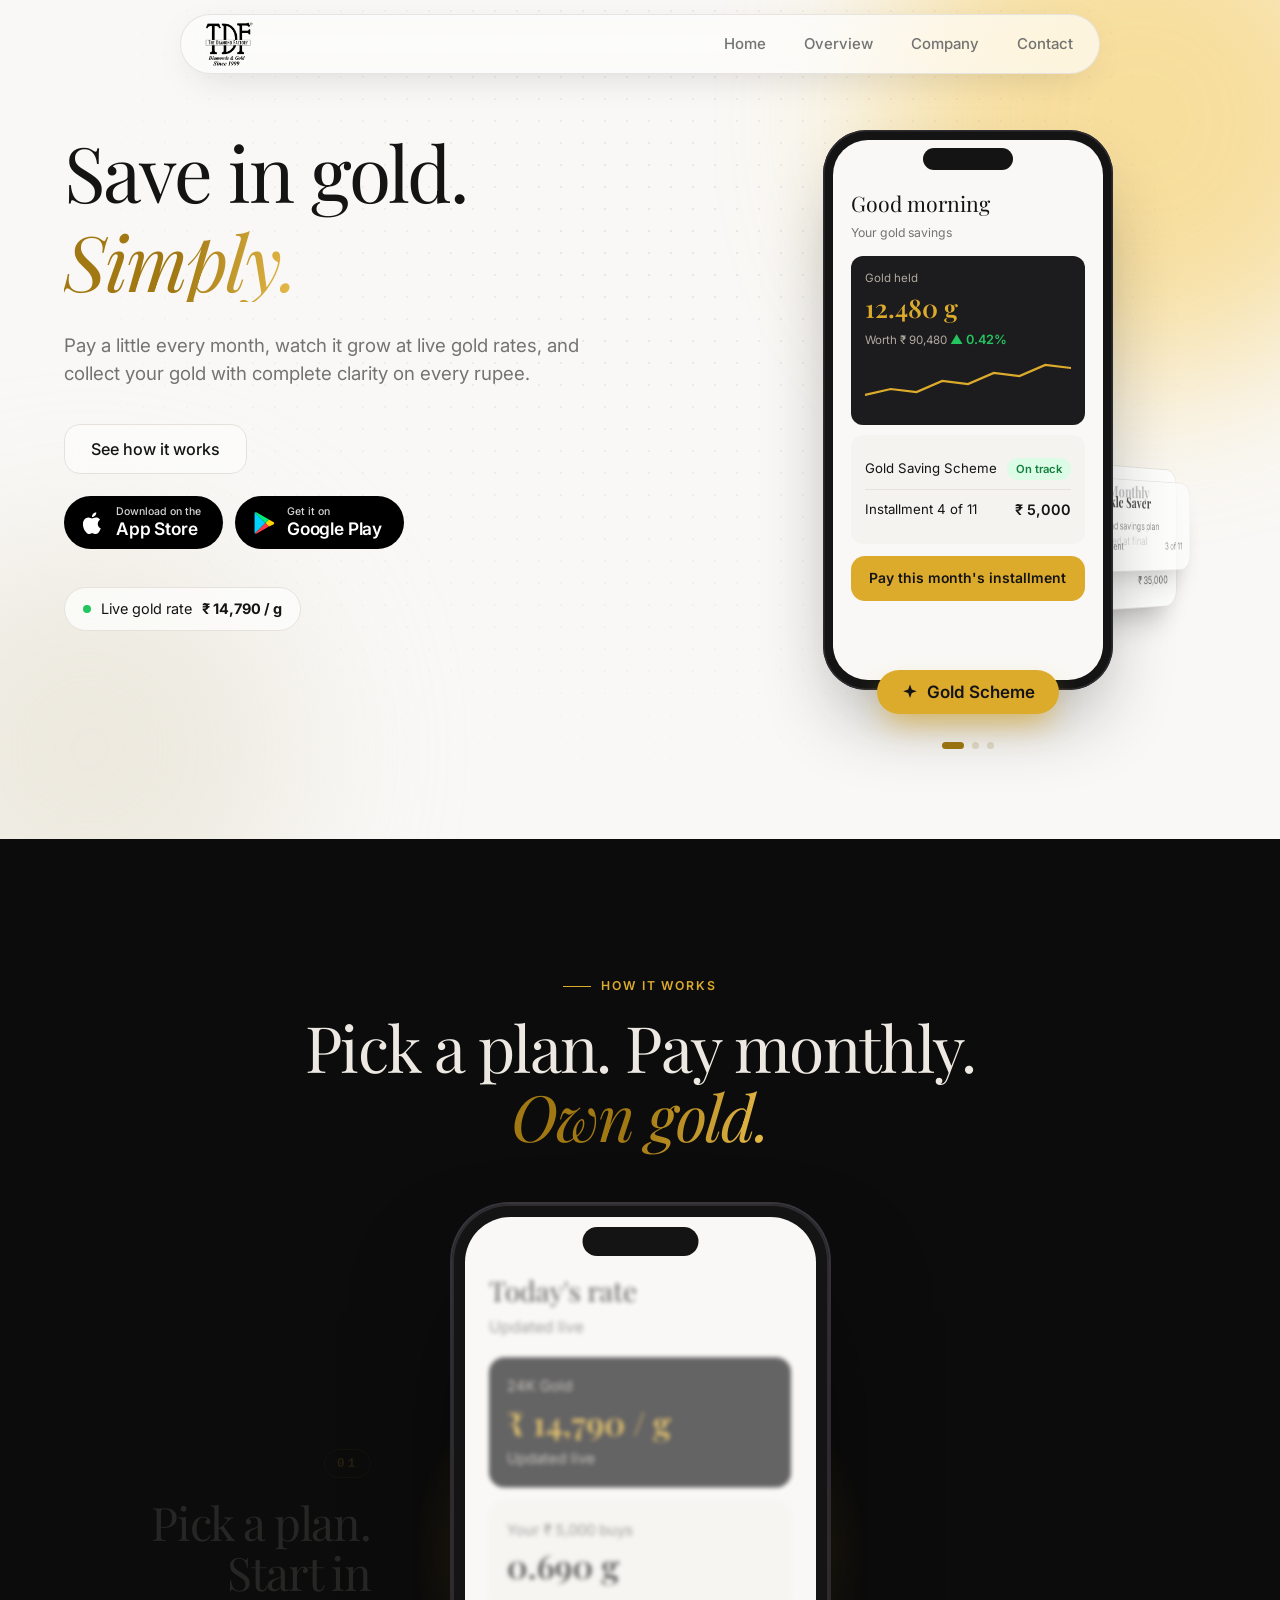
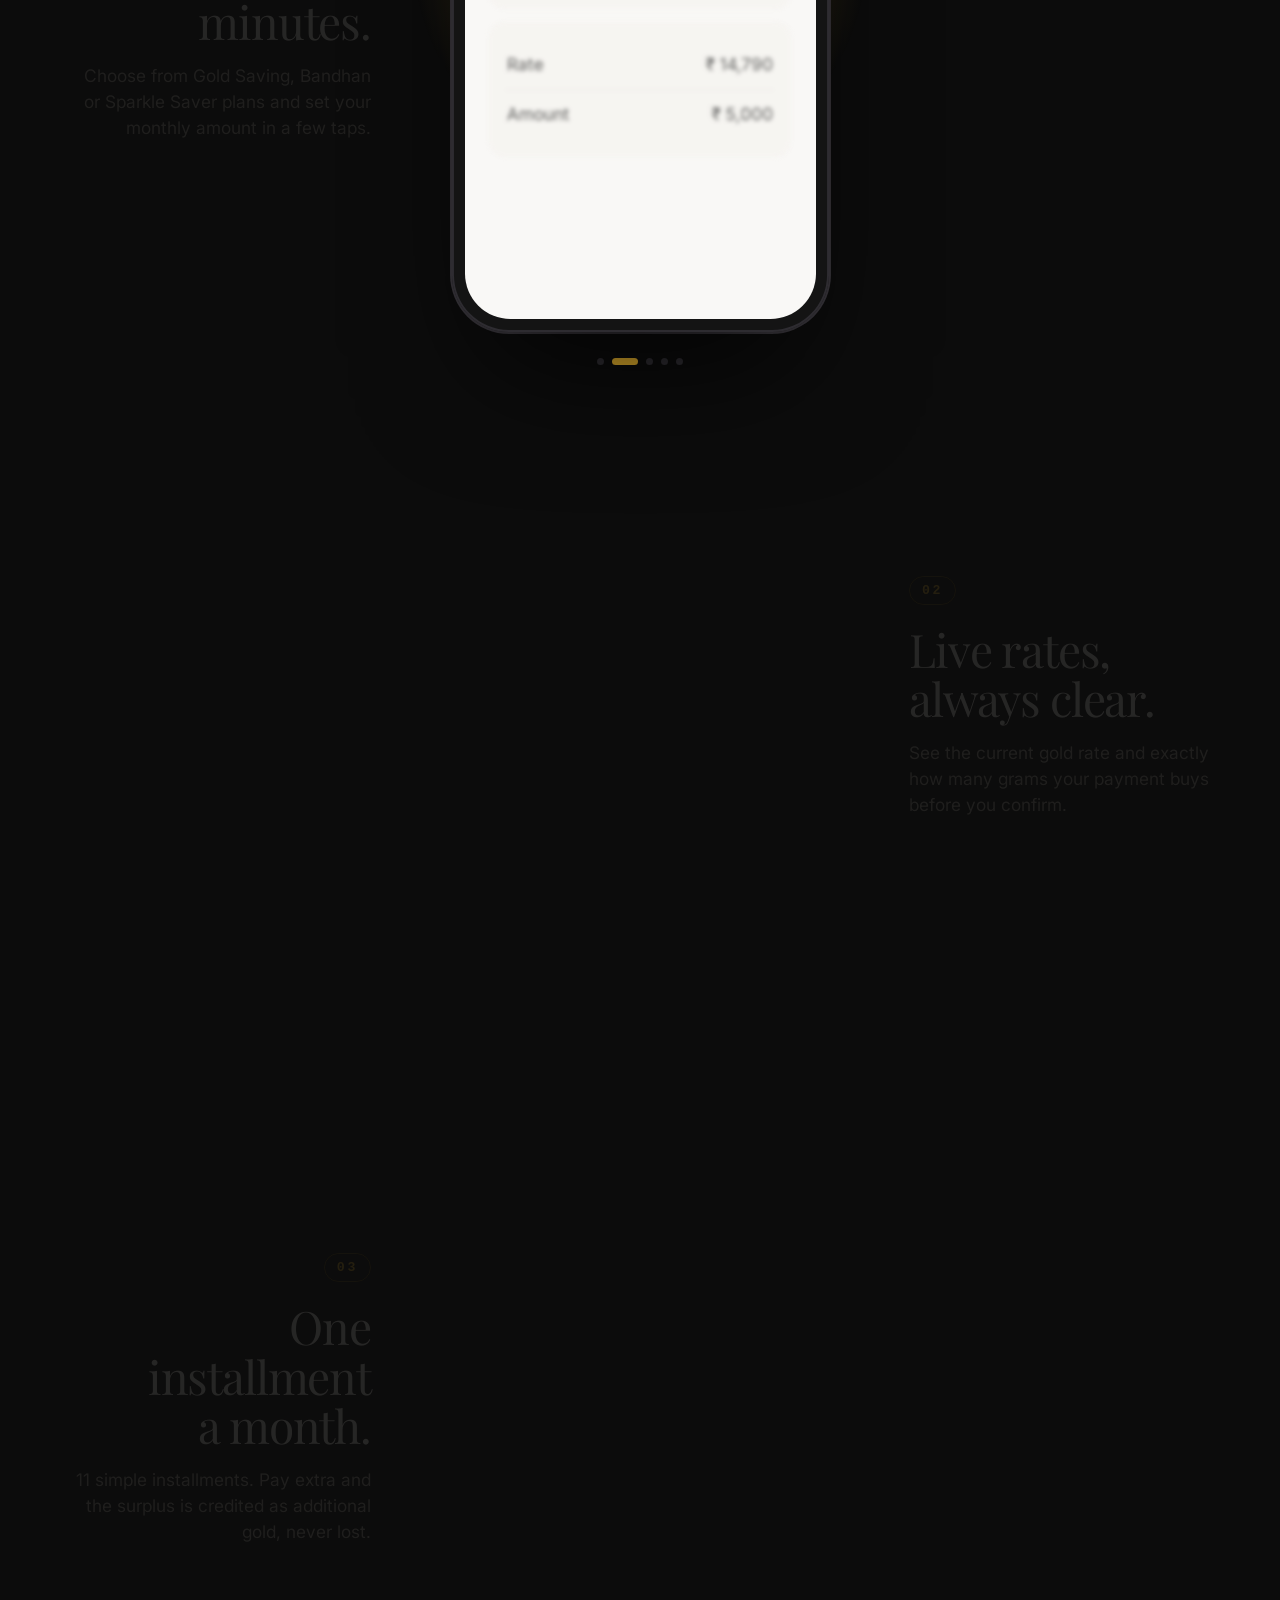
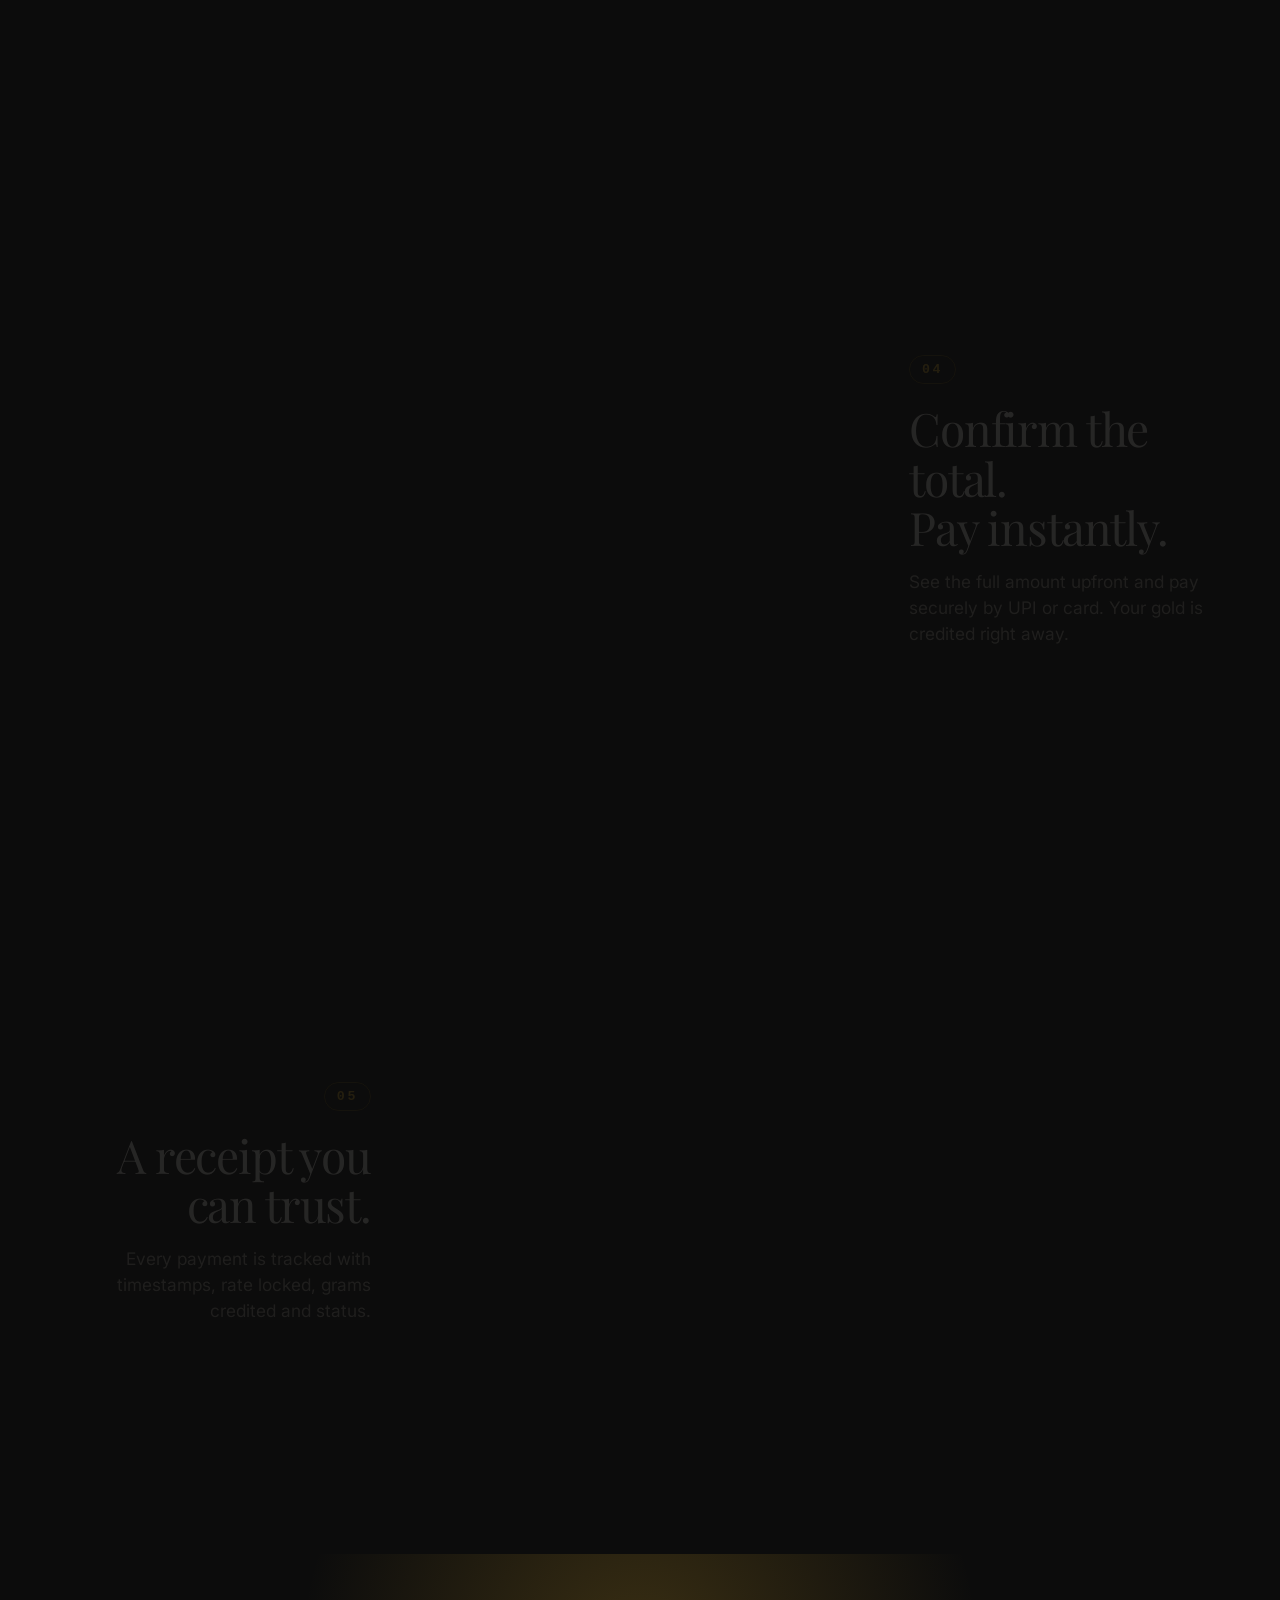
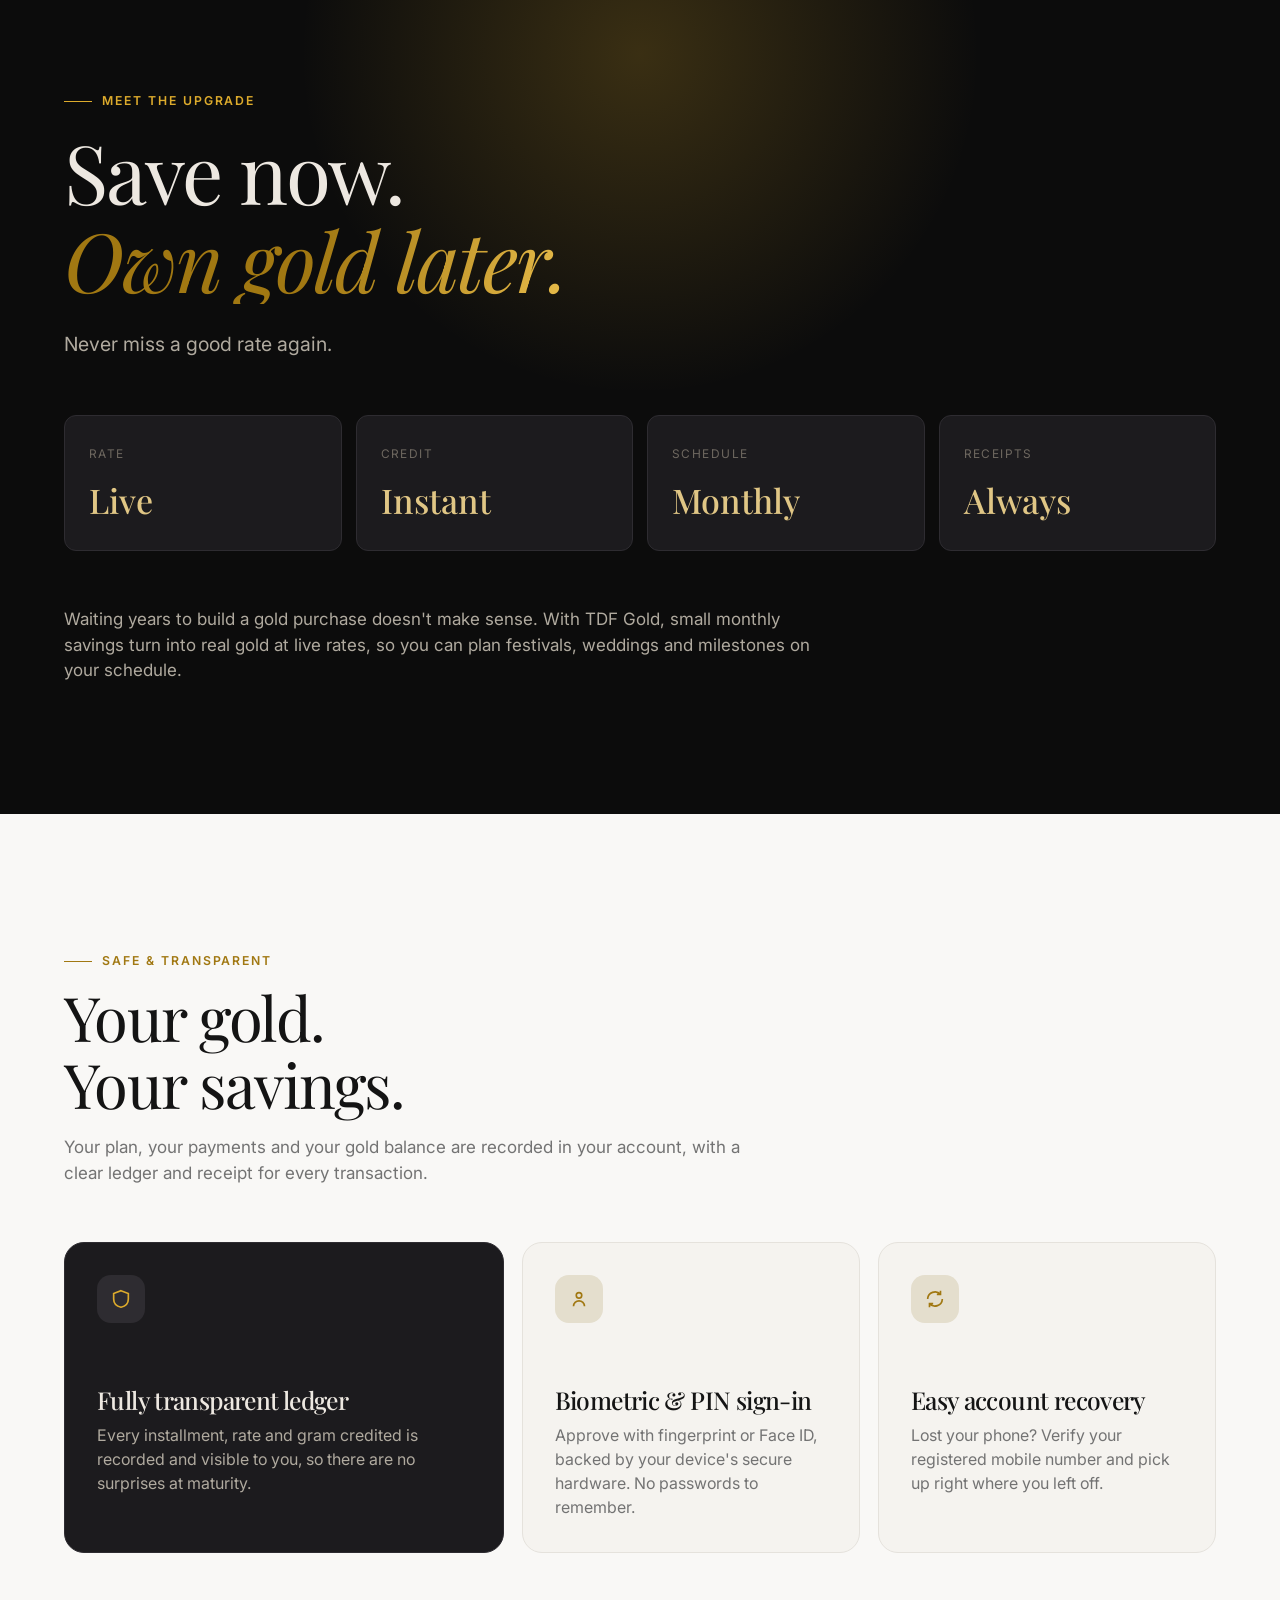
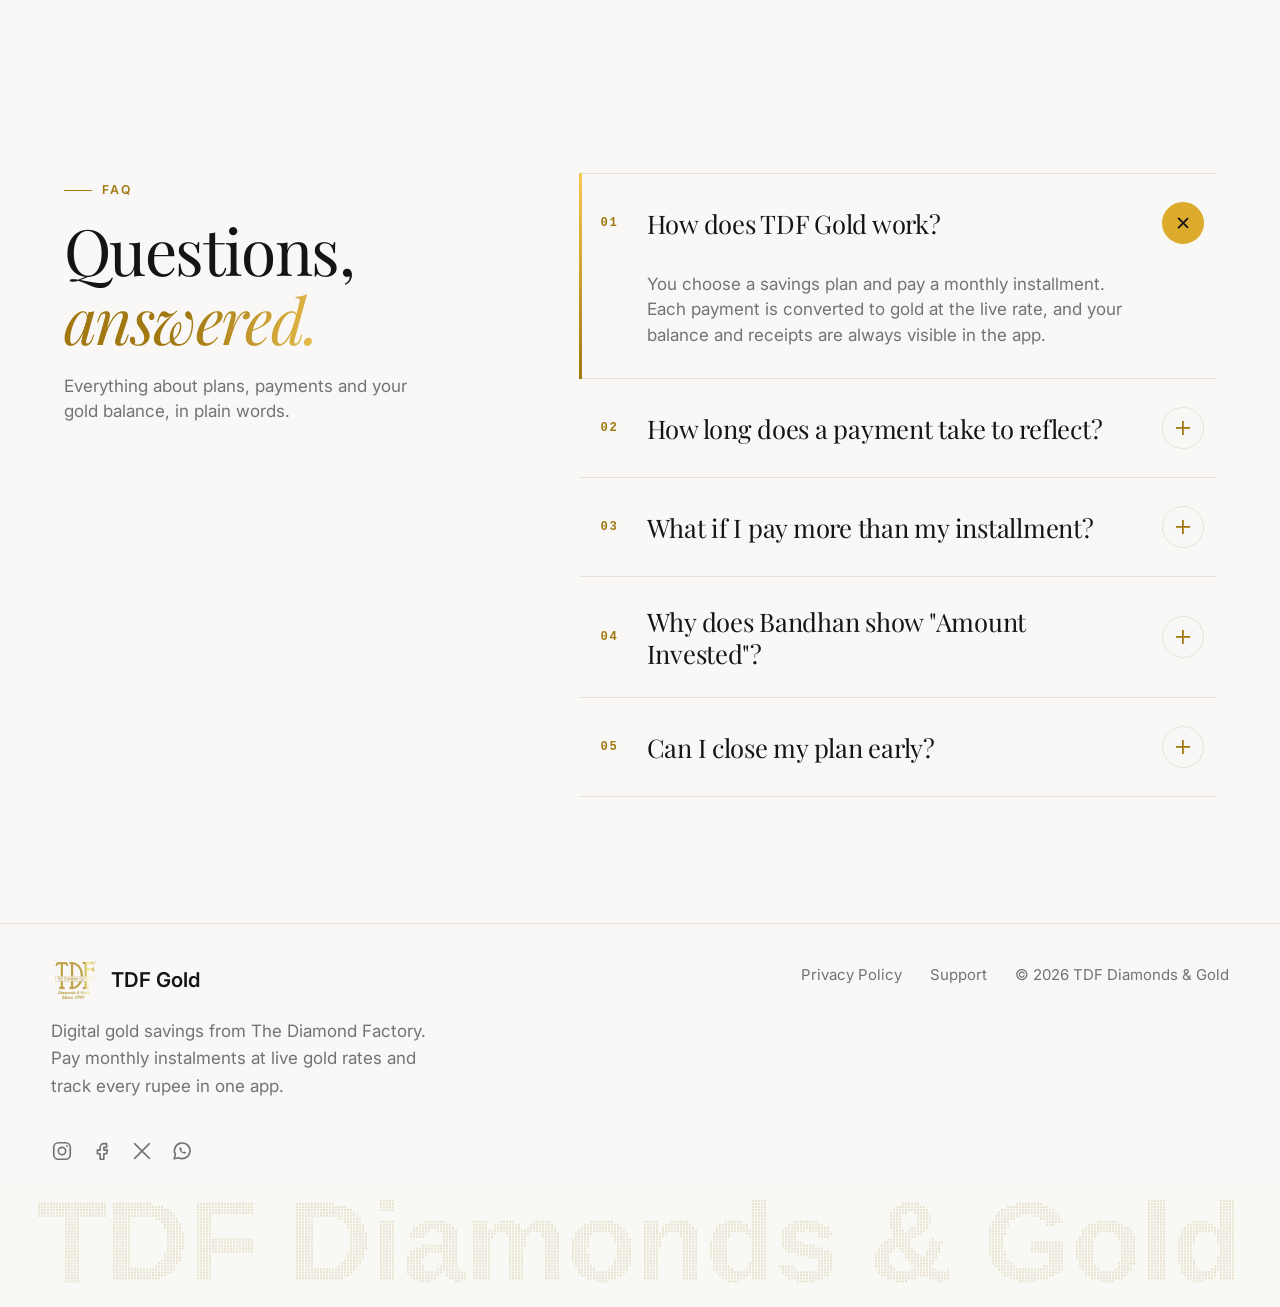
<file: index.html>
<!DOCTYPE html>
<html lang="en">
<head>
<meta charset="utf-8">
<meta name="viewport" content="width=device-width, initial-scale=1">
<title>TDF Gold - Save in Gold, Simply</title>
<meta name="description" content="Save every month in gold with live rates, clear installment plans and transparent receipts.">
<link rel="icon" href="tdf-logo.png">
<link rel="preconnect" href="https://fonts.googleapis.com">
<link rel="preconnect" href="https://fonts.gstatic.com" crossorigin>
<link href="https://fonts.googleapis.com/css2?family=Inter:wght@400;500;600&family=Playfair+Display:ital,wght@0,400;0,500;0,600;0,700;1,400;1,500&display=swap" rel="stylesheet">
<style>
/* Tokens copied 1:1 from Gold-app-android/lib/product/init/theme/app_colors.dart */
:root{
  --app-bg:#F9F8F6; --app-fg:#141414;
  --primary-surface:#141414; --primary-fg:#F9F8F6;
  --card:#F5F3EF; --secondary:#F0ECE6; --muted:#F0EEEA; --muted-fg:#737373; --elevated:#FDFDFC;
  --gold:#DDAB2C; --gold-light:#E0C685; --gold-dark:#A17812; --gold-muted:#E4DECD; --gold-shimmer:#F6C955;
  --border:#E5E2DC;
  --np-bg:#0C0C0C; --np-surface:#1C1B1E; --np-surface-alt:#252428; --np-surface-muted:#2E2C31;
  --np-fg:#EDE8E1; --np-fg-muted:#B0AA9F; --np-fg-soft:#6E6860;
  --up:#22C55E; --down:#EF4444; --success-soft:#DCFCE7; --success:#15803D; --danger-soft:#FEE2E2; --danger:#DC2626;
  --r-card:12px; --r-ctl:16px;
  --serif:"Playfair Display",Georgia,serif; --sans:"Inter",system-ui,sans-serif;
  --ease:cubic-bezier(.22,1,.36,1);
}
*{box-sizing:border-box;margin:0;padding:0}
html{scroll-behavior:smooth;font-size:106.25%}
body{background:var(--app-bg);color:var(--app-fg);font-family:var(--sans);line-height:1.5;-webkit-font-smoothing:antialiased;overflow-x:hidden}
h1,h2,h3{font-family:var(--serif);font-weight:400;letter-spacing:-.025em;line-height:1.08}
a{color:inherit;text-decoration:none}
.wrap{max-width:1200px;margin:0 auto;padding:0 24px;position:relative}
.eyebrow{display:inline-flex;align-items:center;gap:10px;font-size:.72rem;font-weight:600;letter-spacing:.16em;text-transform:uppercase;color:var(--gold-dark)}
.eyebrow:before{content:"";width:28px;height:1px;background:currentColor}

/* scroll progress */
#bar{position:fixed;top:0;left:0;height:3px;width:0;z-index:100;background:linear-gradient(90deg,var(--gold-dark),var(--gold-shimmer))}

/* reveal */
.rv{opacity:0;transform:translateY(36px);filter:blur(6px);transition:opacity .9s var(--ease),transform .9s var(--ease),filter .9s var(--ease);transition-delay:var(--d,0s)}
.rv.in{opacity:1;transform:none;filter:none}

/* shimmer text */
.shine{background:linear-gradient(100deg,var(--gold-dark) 20%,var(--gold-shimmer) 45%,var(--gold) 55%,var(--gold-dark) 80%);background-size:250% 100%;-webkit-background-clip:text;background-clip:text;color:transparent;animation:shine 5s linear infinite;font-style:italic}
@keyframes shine{to{background-position:-250% 0}}

/* buttons */
.btn{position:relative;display:inline-flex;align-items:center;gap:10px;padding:14px 26px;border-radius:var(--r-ctl);font:600 .95rem var(--sans);border:1px solid transparent;cursor:pointer;transition:transform .35s var(--ease),box-shadow .35s var(--ease),background .3s;overflow:hidden}
.btn svg{transition:transform .35s var(--ease)}
.btn:hover svg{transform:translateX(4px)}
.btn-gold{background:var(--gold);color:var(--app-fg);box-shadow:0 10px 30px -10px rgba(221,171,44,.7)}
.btn-gold:before{content:"";position:absolute;inset:0;background:linear-gradient(110deg,transparent 30%,rgba(255,255,255,.55) 50%,transparent 70%);transform:translateX(-120%);transition:transform .8s var(--ease)}
.btn-gold:hover:before{transform:translateX(120%)}
.btn-gold:hover{transform:translateY(-2px);box-shadow:0 16px 36px -10px rgba(221,171,44,.85)}
.btn-outline{background:rgba(253,253,252,.6);border-color:var(--border);font-weight:500;backdrop-filter:blur(8px)}
.btn-outline:hover{border-color:var(--gold);transform:translateY(-2px)}

/* nav */
header{position:fixed;top:14px;left:0;right:0;z-index:60;padding:0 16px;transition:transform .5s var(--ease)}
header.hide{transform:translateY(-120%)}
nav.bar{max-width:920px;margin:0 auto;display:flex;align-items:center;justify-content:space-between;height:60px;padding:0 10px 0 22px;background:rgba(253,253,252,.72);backdrop-filter:blur(18px) saturate(1.4);border:1px solid rgba(229,226,220,.9);border-radius:999px;box-shadow:0 10px 40px -18px rgba(20,20,20,.25)}
.logo{font-family:var(--serif);font-size:1.3rem;font-weight:600;display:flex;align-items:center;gap:10px}
.logo img{height:52px;width:auto;display:block;mix-blend-mode:multiply;margin:-2px 0}
.logo i{width:24px;height:24px;border-radius:50%;background:conic-gradient(from 0deg,var(--gold-shimmer),var(--gold-dark),var(--gold-shimmer));animation:spin 8s linear infinite}
@keyframes spin{to{transform:rotate(360deg)}}
.links{display:flex;gap:6px;font-size:.88rem;font-weight:500;color:var(--muted-fg)}
.links a{padding:8px 16px;border-radius:999px;transition:.25s}
.links a:hover{background:var(--secondary);color:var(--app-fg)}
nav.bar .btn{padding:10px 20px;font-size:.85rem;border-radius:999px}

/* hero */
.hero-sec{position:relative;padding:130px 0 90px;overflow:hidden}
.blob{position:absolute;border-radius:50%;filter:blur(80px);opacity:.55;pointer-events:none}
.b1{width:520px;height:520px;background:var(--gold-shimmer);top:-140px;right:-120px;animation:float 14s ease-in-out infinite}
.b2{width:420px;height:420px;background:var(--gold-muted);bottom:-120px;left:-120px;animation:float 18s ease-in-out infinite reverse}
@keyframes float{50%{transform:translate(-50px,40px) scale(1.12)}}
.grain{position:absolute;inset:0;background-image:radial-gradient(rgba(20,20,20,.07) 1px,transparent 1px);background-size:22px 22px;mask-image:radial-gradient(ellipse at 50% 30%,#000 10%,transparent 70%);pointer-events:none}
.hero{display:grid;grid-template-columns:1.1fr .9fr;gap:48px;align-items:center}
.hero>div:first-child{align-self:start}
.hero h1{font-size:clamp(2.8rem,6vw,5rem);margin:0 0 24px}
.hero h1 .line{display:block;overflow:hidden;padding-bottom:.08em}
.hero h1 .line span{display:inline-block;transform:translateY(110%);animation:up 1.1s var(--ease) forwards}
.hero h1 .line:nth-child(2) span{animation-delay:.12s}
@keyframes up{to{transform:none}}
.hero p.lead{font-size:1.1rem;color:var(--muted-fg);max-width:31rem;margin-bottom:36px}
.cta{display:flex;gap:12px;flex-wrap:wrap}
.rate-chip{display:inline-flex;align-items:center;gap:10px;margin-top:38px;padding:10px 18px;background:rgba(253,253,252,.8);border:1px solid var(--border);border-radius:999px;font-size:.85rem;backdrop-filter:blur(8px)}
.dot{width:8px;height:8px;border-radius:50%;background:var(--up);animation:pulse 1.8s infinite}
@keyframes pulse{0%{box-shadow:0 0 0 0 rgba(34,197,94,.55)}100%{box-shadow:0 0 0 12px rgba(34,197,94,0)}}
.up{color:var(--up);font-size:.75rem;font-weight:600}

/* phone */
.tilt{perspective:1200px}
.phone{width:290px;margin:0 auto;background:var(--primary-surface);border-radius:44px;padding:10px;box-shadow:0 40px 80px -25px rgba(20,20,20,.45),inset 0 0 0 1.5px #2E2C31;transition:transform .2s ease-out;transform-style:preserve-3d;will-change:transform}
.hero .phone{animation:bob 6s ease-in-out infinite}
@keyframes bob{50%{translate:0 -14px}}
.screen{background:var(--app-bg);border-radius:35px;padding:26px 18px 20px;min-height:540px;color:var(--app-fg);position:relative;overflow:hidden}
.screen:before{content:"";position:absolute;top:8px;left:50%;transform:translateX(-50%);width:90px;height:22px;background:var(--primary-surface);border-radius:999px;z-index:2}
.s-title{font-family:var(--serif);font-size:1.25rem;margin:22px 0 4px}
.s-sub{font-size:.72rem;color:var(--muted-fg);margin-bottom:14px}
.s-card{background:var(--card);border-radius:var(--r-card);padding:14px;margin-bottom:10px}
.s-card.dark{background:var(--np-surface);color:var(--np-fg)}
.s-card.dark small{color:var(--np-fg-muted)}
.s-card small{display:block;font-size:.68rem;color:var(--muted-fg)}
.s-card b{font-family:var(--serif);font-size:1.5rem;font-weight:600}
.gold-txt{color:var(--gold)}
.row{display:flex;justify-content:space-between;align-items:center;padding:9px 0;border-bottom:1px solid var(--border);font-size:.78rem}
.row:last-child{border:0}
.pill{display:inline-block;padding:3px 9px;border-radius:999px;font-size:.66rem;font-weight:600;background:var(--success-soft);color:var(--success)}
.pill.gold{background:var(--gold-muted);color:var(--gold-dark)}
.s-btn{display:block;text-align:center;background:var(--gold);border-radius:14px;padding:12px;font-weight:600;font-size:.82rem;margin-top:12px}
.spark{height:46px;margin-top:8px;width:100%}
.spark path{stroke-dasharray:400;stroke-dashoffset:400;animation:draw 2.4s .8s var(--ease) forwards}
@keyframes draw{to{stroke-dashoffset:0}}
.hero .tilt{position:relative}


/* swipeable plan phone */
.pw{position:relative;width:290px;margin:0 auto}
.pw .phone{position:relative;z-index:2;touch-action:pan-y;cursor:grab}
.pw .phone.drag{cursor:grabbing}
.pw .screen{padding:0}
.ptrack{display:flex;width:300%;transition:transform .6s var(--ease)}
.ptrack.drag{transition:none}
.pslide{width:33.3333%;padding:26px 18px 20px;min-height:540px;user-select:none}
.bar-in{height:6px;border-radius:999px;background:var(--np-surface-muted);overflow:hidden;margin-top:10px}
.bar-in i{display:block;height:100%;border-radius:inherit;background:linear-gradient(90deg,var(--gold-dark),var(--gold-shimmer))}
.orbit{position:absolute;left:0;right:0;top:330px;height:170px;perspective:900px;z-index:1}
.oc{position:absolute;left:50%;top:0;width:200px;margin-left:-100px;background:var(--elevated);border:1px solid var(--border);border-radius:18px;padding:14px;box-shadow:0 24px 40px -22px rgba(20,20,20,.4);transition:transform .7s var(--ease),opacity .5s;font-size:.72rem;color:var(--muted-fg);cursor:pointer}
.oc b{display:block;font-family:var(--serif);font-size:1rem;color:var(--app-fg);margin-bottom:6px}
.oc .row{font-size:.7rem;padding:6px 0}
.plan-pill{position:absolute;left:50%;bottom:-24px;translate:-50% 0;z-index:5;display:flex;align-items:center;gap:8px;padding:12px 24px;border:0;border-radius:999px;background:var(--gold);color:var(--app-fg);font:600 1rem var(--sans);white-space:nowrap;box-shadow:0 14px 30px -8px rgba(221,171,44,.8);cursor:pointer}
.plan-pill span{display:inline-block;transition:opacity .25s,transform .35s var(--ease)}
.plan-pill.swap span{opacity:0;transform:translateY(8px)}
.dots{display:flex;justify-content:center;gap:8px;margin-top:52px}
.dots i{width:7px;height:7px;border-radius:50%;background:var(--gold-muted);transition:.35s var(--ease);cursor:pointer}
.dots i.on{width:22px;border-radius:999px;background:var(--gold-dark)}


/* store badges */
.stores{display:flex;gap:12px;flex-wrap:wrap;margin-top:22px}
.store{display:inline-flex;align-items:center;gap:10px;padding:10px 22px 10px 16px;border-radius:999px;background:#000;color:#fff;transition:transform .35s var(--ease),box-shadow .35s var(--ease)}
.store:hover{transform:translateY(-2px);box-shadow:0 14px 28px -12px rgba(0,0,0,.5)}
.store svg{width:26px;height:26px;flex:none}
.store span{display:flex;flex-direction:column;line-height:1.1;font-size:.62rem;font-weight:500;color:#d6d6d6}
.store b{font:600 1.02rem var(--sans);color:#fff;letter-spacing:-.01em}

/* how it works: scroll-linked phone */
section.how{position:relative;background:var(--np-bg);color:var(--np-fg);padding:130px 0 40px;border-radius:0;margin:0;overflow:clip}
.how-head{text-align:center;margin-bottom:clamp(20px,6vh,70px)}
.how .eyebrow{color:var(--gold)}
.how-head h2{font-size:clamp(2.2rem,5vw,4rem);margin-top:16px}
.how-grid{display:grid;grid-template-columns:1fr 410px 1fr;column-gap:clamp(24px,5vw,80px);position:relative}
.how-phone{grid-column:2;grid-row:1/span 7;align-self:start;position:sticky;top:calc(50vh - 400px);display:flex;flex-direction:column;align-items:center;z-index:2}
.how-glow{position:absolute;top:50%;left:50%;width:520px;height:520px;translate:-50% -56%;border-radius:50%;background:radial-gradient(rgba(221,171,44,.38),transparent 62%);pointer-events:none;animation:pulse2 6s ease-in-out infinite}
.how-phone .phone{zoom:1.3;position:relative;box-shadow:0 50px 100px -30px rgba(0,0,0,.8),0 0 0 1.5px #3a373d,inset 0 0 0 1.5px #2E2C31}
.how-dots{display:flex;gap:8px;margin-top:26px}
.how-dots i{width:7px;height:7px;border-radius:50%;background:var(--np-surface-muted);transition:.4s var(--ease)}
.how-dots i.on{width:26px;border-radius:999px;background:var(--gold)}
.hs{min-height:78vh;display:flex;align-items:center;opacity:.14;will-change:opacity,transform}
.hs-l{grid-column:1;justify-content:flex-end;text-align:right}
.hs-r{grid-column:3;justify-content:flex-start;text-align:left}
.hs-in{max-width:380px}
.hs-n{display:inline-block;font:700 .78rem "Courier New",monospace;letter-spacing:.2em;color:var(--gold);padding:6px 12px;border:1px solid rgba(221,171,44,.4);border-radius:999px}
.hs h3{font-size:clamp(2rem,3.6vw,3.2rem);margin:20px 0 16px;color:var(--np-fg)}
.hs p{color:var(--np-fg-muted);font-size:1.02rem}
@keyframes pulse2{50%{scale:1.2;opacity:.6}}
.panel{position:absolute;left:18px;right:18px;top:26px;opacity:0;will-change:transform,opacity,filter;pointer-events:none}
.panel>*{animation:none!important}
.panel:first-child{opacity:1}

/* upgrade */
.upgrade{position:relative;background:var(--np-bg);color:var(--np-fg);padding:130px 0;overflow:hidden}
.upgrade:before{content:"";position:absolute;width:800px;height:800px;left:50%;top:-300px;translate:-50% 0;background:radial-gradient(rgba(221,171,44,.22),transparent 60%);pointer-events:none}
.upgrade .eyebrow{color:var(--gold)}
.upgrade h2{font-size:clamp(2.6rem,6.4vw,5.4rem);margin:16px 0 26px}
.upgrade h2 .shine{display:inline-block}
.upgrade .sub{font-size:1.15rem;color:var(--np-fg-muted);max-width:34rem;margin-bottom:56px}
.stat-row{display:grid;grid-template-columns:repeat(4,1fr);gap:14px;margin-bottom:56px}
.stat{position:relative;background:var(--np-surface);border:1px solid var(--np-surface-muted);border-radius:var(--r-card);padding:24px;overflow:hidden;transition:transform .5s var(--ease),border-color .4s}
.stat:hover{transform:translateY(-6px);border-color:var(--gold-dark)}
.stat:after{content:"";position:absolute;inset:0;background:radial-gradient(240px circle at var(--mx,50%) var(--my,0),rgba(221,171,44,.18),transparent 60%);opacity:0;transition:.4s}
.stat:hover:after{opacity:1}
.stat small{color:var(--np-fg-soft);font-size:.7rem;letter-spacing:.12em;text-transform:uppercase}
.stat b{display:block;font-family:var(--serif);font-size:2rem;font-weight:500;margin-top:10px;color:var(--gold-light)}
.upgrade .body{color:var(--np-fg-muted);max-width:44rem}

/* security bento */
.secure{padding:130px 0}
.secure h2{font-size:clamp(2.2rem,4.8vw,3.8rem);margin:14px 0 18px}
.secure .intro{color:var(--muted-fg);max-width:40rem;margin-bottom:56px}
.cards{display:grid;grid-template-columns:1.3fr 1fr 1fr;gap:18px}
.card{position:relative;background:var(--card);border:1px solid var(--border);border-radius:20px;padding:32px;overflow:hidden;transition:transform .5s var(--ease),box-shadow .5s var(--ease)}
.card:hover{transform:translateY(-8px);box-shadow:0 30px 60px -30px rgba(20,20,20,.3)}
.card:after{content:"";position:absolute;inset:0;background:radial-gradient(320px circle at var(--mx,50%) var(--my,0),rgba(221,171,44,.16),transparent 60%);opacity:0;transition:.4s;pointer-events:none}
.card:hover:after{opacity:1}
.card .ic{width:48px;height:48px;border-radius:14px;background:var(--gold-muted);color:var(--gold-dark);display:grid;place-items:center;margin-bottom:64px;transition:transform .6s var(--ease)}
.card:hover .ic{transform:rotate(-8deg) scale(1.1)}
.card h3{font-size:1.45rem;margin-bottom:10px;font-weight:500}
.card p{color:var(--muted-fg);font-size:.94rem}
.card.dark{background:var(--np-surface);border-color:var(--np-surface-muted);color:var(--np-fg)}
.card.dark .ic{background:var(--np-surface-muted);color:var(--gold)}
.card.dark p{color:var(--np-fg-muted)}

/* faq */
.faq{padding:90px 0 110px}
.faq-grid{display:grid;grid-template-columns:.8fr 1.2fr;gap:clamp(32px,7vw,110px);align-items:start}
.faq-side{position:sticky;top:110px}
.faq-side h2{font-size:clamp(2.4rem,5vw,4.2rem);margin:16px 0 20px}
.faq-side p{color:var(--muted-fg);max-width:22rem}
.faq-badge{display:inline-flex;align-items:center;gap:10px;margin-top:30px;padding:12px 18px;border:1px solid var(--border);background:var(--elevated);border-radius:999px;font-size:.85rem;font-weight:500}
.faq-badge i{width:8px;height:8px;border-radius:50%;background:var(--gold);box-shadow:0 0 0 4px rgba(221,171,44,.25)}
.faq-list{counter-reset:q;border-top:1px solid var(--border)}
details{counter-increment:q;position:relative;border-bottom:1px solid var(--border);background:transparent;transition:background .5s var(--ease);border-radius:0}
details:before{content:"";position:absolute;left:0;top:-1px;bottom:-1px;width:3px;background:linear-gradient(var(--gold-shimmer),var(--gold-dark));transform:scaleY(0);transform-origin:top;transition:transform .6s var(--ease)}
details[open]:before{transform:scaleY(1)}
details.closing:before{transform:scaleY(0)}
details:hover{background:linear-gradient(90deg,rgba(228,222,205,.35),transparent)}
summary{list-style:none;cursor:pointer;padding:28px 12px 28px 22px;display:flex;align-items:center;gap:22px;font-family:var(--serif);font-size:clamp(1.15rem,2vw,1.55rem);letter-spacing:-.01em;line-height:1.25}
summary::-webkit-details-marker{display:none}
summary:before{content:counter(q,decimal-leading-zero);font:700 .72rem "Courier New",monospace;letter-spacing:.14em;color:var(--gold-dark);min-width:24px}
summary:after{content:"";margin-left:auto;flex:none;width:40px;height:40px;border-radius:50%;border:1px solid var(--border);background:
  linear-gradient(currentColor,currentColor) center/14px 1.8px no-repeat,
  linear-gradient(currentColor,currentColor) center/1.8px 14px no-repeat;color:var(--gold-dark);transition:transform .6s var(--ease),background-color .4s,border-color .4s,color .4s}
details:hover summary:after{border-color:var(--gold)}
details[open] summary:after{transform:rotate(135deg);background-color:var(--gold);border-color:var(--gold);color:var(--app-fg)}
details.closing summary:after{transform:none;background-color:transparent;border-color:var(--border);color:var(--gold-dark)}
details p{padding:0 70px 30px 68px;color:var(--muted-fg);font-size:1rem;max-width:42rem;animation:pin .5s var(--ease)}
.foot-top{width:100%;margin:0;padding:32px clamp(24px,4vw,56px) 24px;display:flex;justify-content:space-between;align-items:flex-start;gap:32px 120px;flex-wrap:wrap}
.foot-brand{max-width:24rem}
.foot-head{display:flex;align-items:center;gap:12px;margin-bottom:14px}
.foot-head img{width:48px;height:48px;object-fit:contain;display:block}
.foot-head b{font-size:1.2rem;font-weight:600;color:var(--app-fg)}
.foot-brand p{color:var(--muted-fg);font-size:1rem;line-height:1.6}
.legal-links{display:flex;flex-wrap:wrap;gap:10px 28px;align-items:center;padding-top:8px}
.legal-links a:hover{color:var(--app-fg)}
.social{display:flex;gap:18px;align-items:center;padding-top:8px}
.social a{display:inline-flex;color:var(--muted-fg);transition:color .2s}
.social a:hover{color:var(--gold-dark)}
.social svg{width:22px;height:22px}
@media(max-width:680px){.foot-top{padding-top:28px}}
@media(max-width:900px){
  .faq-grid{grid-template-columns:1fr}
  .faq-side{position:static}
  details p{padding:0 16px 26px 22px}
  summary{gap:14px;padding-left:18px}
}

/* final */
footer{padding:0;margin-top:16px;border-top:1px solid var(--border);font-size:.88rem;color:var(--muted-fg)}
.kinetic{position:relative;height:clamp(80px,9.5vw,190px);overflow:hidden;background:var(--app-bg);cursor:none}
.kinetic canvas{position:absolute;inset:0;width:100%;height:100%;display:block;touch-action:pan-y}
.k-meta{position:absolute;z-index:2;top:16px;left:24px;right:24px;display:flex;justify-content:center;text-align:center;gap:24px;font:700 8px/1.2 "Courier New",monospace;letter-spacing:.08em;text-transform:uppercase;color:var(--gold-dark);pointer-events:none;user-select:none}
.k-hint{display:none;position:absolute;z-index:2;left:50%;bottom:18px;translate:-50% 0;font:700 8px/1 "Courier New",monospace;letter-spacing:.16em;text-transform:uppercase;color:var(--gold-dark);opacity:.68;pointer-events:none;transition:opacity .5s}
.k-hint.is-hidden{opacity:0}
.k-ring,.k-dot{position:absolute;z-index:3;top:0;left:0;pointer-events:none;opacity:0;transition:opacity .18s;will-change:transform}
.k-ring{width:68px;height:68px;margin:-34px 0 0 -34px;border:2px solid var(--gold-dark);border-radius:50%}
.k-dot{width:7px;height:7px;margin:-3.5px 0 0 -3.5px;border-radius:50%;background:var(--gold-dark)}
.kinetic.has-pointer .k-ring,.kinetic.has-pointer .k-dot{opacity:1}
@media(pointer:coarse){.kinetic{cursor:auto}.k-ring,.k-dot{display:none}}
@media(max-width:680px){.k-meta{left:14px;right:14px}.k-meta span:nth-child(2){display:none}}
.foot{display:flex;justify-content:space-between;flex-wrap:wrap;gap:24px}
.foot nav{display:flex;gap:26px}
.foot nav a:hover{color:var(--gold-dark)}
.legal{margin-top:34px;font-size:.75rem;color:var(--np-fg-soft)}

@media(max-width:900px){
  section.how{margin:0;border-radius:0;padding-top:90px}
  .how-grid{grid-template-columns:1fr}
  .how-phone{grid-column:1;top:64px;z-index:3;background:linear-gradient(var(--np-bg) 85%,transparent);padding-bottom:10px}
  .how-phone .phone{zoom:.75}
  .how-glow{width:340px;height:340px}
  .hs{grid-column:1!important;justify-content:center!important;text-align:center!important;min-height:62vh;align-items:flex-end;padding-bottom:12vh}
  .hs h3{font-size:1.9rem;margin:14px 0 10px}
  .links{display:none}
  .hero{grid-template-columns:1fr}
  .stat-row{grid-template-columns:1fr 1fr}
  .cards{grid-template-columns:1fr}
  .card .ic{margin-bottom:28px}
}
@media(max-width:560px){
  .stat-row{grid-template-columns:1fr}
  .wrap{padding:0 16px}
  .hero-sec{padding-top:130px}
}
@media(prefers-reduced-motion:reduce){
  *,*:before,*:after{animation-duration:.01ms!important;animation-iteration-count:1!important;transition-duration:.01ms!important}
  .rv{opacity:1;transform:none;filter:none}
  .hero h1 .line span{transform:none}
}
</style>
</head>
<body>
<div id="bar"></div>

<header id="hd">
  <nav class="bar">
    <a href="#" class="logo" aria-label="TDF - The Diamond Factory"><img src="tdf-logo.png" alt="TDF The Diamond Factory"></a>
    <div class="links">
      <a href="#">Home</a><a href="#overview">Overview</a><a href="#company">Company</a><a href="#contact">Contact</a>
    </div>
  </nav>
</header>

<main>
<!-- HERO -->
<section class="hero-sec">
  <div class="blob b1"></div><div class="blob b2"></div><div class="grain"></div>
  <div class="wrap hero">
    <div>
      <h1>
        <span class="line"><span>Save in gold.</span></span>
        <span class="line"><span class="shine">Simply.</span></span>
      </h1>
      <p class="lead rv" style="--d:.25s">Pay a little every month, watch it grow at live gold rates, and collect your gold with complete clarity on every rupee.</p>
      <div class="cta rv" style="--d:.35s">
        <a href="#overview" class="btn btn-outline">See how it works</a>
      </div>
      <div class="stores rv" style="--d:.4s">
        <a href="#" class="store" aria-label="Download on the App Store"><svg viewBox="0 0 24 24" fill="#fff"><path d="M16.4 12.6c0-2.5 2-3.6 2.1-3.7-1.2-1.700-3-1.900-3.600-1.900-1.500-.2-3 .9-3.800.9-.8 0-2-.9-3.300-.9-1.700 0-3.300 1-4.200 2.500-1.800 3.100-.5 7.700 1.300 10.200.9 1.200 1.900 2.600 3.200 2.500 1.300-.1 1.800-.8 3.300-.8s2 .8 3.300.8c1.400 0 2.300-1.200 3.100-2.400 1-1.400 1.400-2.800 1.400-2.900-.1 0-2.800-1.100-2.800-4.300zM14 5.100c.7-.8 1.100-2 1-3.100-1 0-2.200.7-2.900 1.500-.6.700-1.200 1.900-1 3 1.100.1 2.200-.6 2.900-1.400z"/></svg><span>Download on the<b>App Store</b></span></a>
        <a href="https://play.google.com/store/apps/details?id=com.tdf.tdfGIPapp&amp;hl=en_IN" class="store" target="_blank" rel="noopener" aria-label="Get it on Google Play"><svg viewBox="0 0 24 24"><path d="M3.600 2.300c-.2.200-.3.600-.3 1v17.400c0 .4.100.8.300 1l9.700-9.700z" fill="#00d2ff"/><path d="M16.600 15.300l-3.300-3.300 3.300-3.300 4 2.300c1.100.6 1.100 1.700 0 2.300z" fill="#ffd400"/><path d="M13.300 12l-9.700 9.700c.4.400 1 .4 1.700 0l11.300-6.400z" fill="#ff3a44"/><path d="M13.300 12L3.600 2.300c.4-.4 1-.4 1.700 0l11.300 6.400z" fill="#00f076"/></svg><span>Get it on<b>Google Play</b></span></a>
      </div>
      <div class="rate-chip rv" style="--d:.45s"><span class="dot"></span> Live gold rate <b id="rate" class="js-rate">₹ 14,790 / g</b> <span class="up" id="chg" hidden></span></div>
    </div>

    <div class="tilt rv" style="--d:.2s">
      <div class="pw" id="plans">
        <div class="orbit" id="orbit">
          <div class="oc"><b>Gold Saving Scheme</b>11 installments · Flexible amount<div class="row"><span>Next due</span><span class="pill gold">12 Oct</span></div></div>
          <div class="oc"><b>Bandhan Monthly Savings</b>Gold rate locked at final installment<div class="row"><span>Invested</span><span>₹ 35,000</span></div></div>
          <div class="oc"><b>Sparkle Saver</b>Diamond savings plan<div class="row"><span>Installment</span><span>3 of 11</span></div></div>
        </div>
        <div class="phone">
          <div class="screen" id="pscreen">
            <div class="ptrack" id="ptrack">
              <div class="pslide">
                <div class="s-title">Good morning</div>
                <div class="s-sub">Your gold savings</div>
                <div class="s-card dark">
                  <small>Gold held</small>
                  <b class="gold-txt"><span data-count="12.48" data-dec="3">12.480</span> g</b>
                  <small style="margin-top:4px">Worth ₹ 90,480 <span class="up">▲ 0.42%</span></small>
                  <svg class="spark" viewBox="0 0 200 46" preserveAspectRatio="none"><path d="M0 38 L25 32 L50 35 L75 24 L100 27 L125 16 L150 19 L175 8 L200 11" fill="none" stroke="#DDAB2C" stroke-width="2.2" stroke-linecap="round"/></svg>
                </div>
                <div class="s-card">
                  <div class="row"><span>Gold Saving Scheme</span><span class="pill">On track</span></div>
                  <div class="row"><span>Installment 4 of 11</span><b style="font-size:.85rem;font-family:var(--sans)">₹ 5,000</b></div>
                </div>
                <div class="s-btn">Pay this month's installment</div>
              </div>
              <div class="pslide">
                <div class="s-title">Bandhan</div>
                <div class="s-sub">Monthly savings, rate locked at the end</div>
                <div class="s-card dark">
                  <small>Amount invested</small>
                  <b class="gold-txt">₹ 35,000</b>
                  <small style="margin-top:4px">Gold rate locks at final installment</small>
                  <div class="bar-in"><i style="width:63%"></i></div>
                </div>
                <div class="s-card">
                  <div class="row"><span>Bandhan Monthly Savings</span><span class="pill">On track</span></div>
                  <div class="row"><span>Installment 7 of 11</span><b style="font-size:.85rem;font-family:var(--sans)">₹ 5,000</b></div>
                </div>
                <div class="s-btn">Pay this month's installment</div>
              </div>
              <div class="pslide">
                <div class="s-title">Sparkle Saver</div>
                <div class="s-sub">Your diamond savings</div>
                <div class="s-card dark">
                  <small>Sparkle balance</small>
                  <b class="gold-txt">₹ 15,000</b>
                  <small style="margin-top:4px">Redeem on diamond jewellery</small>
                  <div class="bar-in"><i style="width:27%"></i></div>
                </div>
                <div class="s-card">
                  <div class="row"><span>Sparkle Saver</span><span class="pill gold">Due</span></div>
                  <div class="row"><span>Installment 3 of 11</span><b style="font-size:.85rem;font-family:var(--sans)">₹ 5,000</b></div>
                </div>
                <div class="s-btn">Pay this month's installment</div>
              </div>
            </div>
          </div>
          <button class="plan-pill" id="planPill" type="button" aria-live="polite">
            <svg width="18" height="18" viewBox="0 0 24 24" fill="currentColor"><path d="M12 2l2.4 6.6L21 11l-6.6 2.4L12 20l-2.4-6.6L3 11l6.6-2.4z"/></svg>
            <span>Gold Scheme</span>
          </button>
        </div>
        <div class="dots" id="pdots"><i class="on"></i><i></i><i></i></div>
      </div>
    </div>
  </div>
</section>

<!-- STEPS -->
<section class="how" id="overview">
  <div class="wrap">
    <div class="how-head rv">
      <span class="eyebrow">How it works</span>
      <h2>Pick a plan. Pay monthly.<br><span class="shine">Own gold.</span></h2>
    </div>
    <div class="how-grid" id="howGrid">
      <div class="how-phone">
        <div class="how-glow"></div>
        <div class="phone">
          <div class="screen">
            <div class="panel active">
              <div class="s-title">Choose a plan</div><div class="s-sub">Save monthly, own gold</div>
              <div class="s-card" style="border:1.4px solid var(--gold)"><b style="font-size:1.05rem">Gold Saving Scheme</b><small>11 installments · Flexible amount</small></div>
              <div class="s-card"><b style="font-size:1.05rem">Bandhan Monthly Savings</b><small>Gold rate locked at final installment</small></div>
              <div class="s-card"><b style="font-size:1.05rem">Sparkle Saver</b><small>Diamond savings plan</small></div>
              <div class="s-btn">Continue</div>
            </div>
            <div class="panel">
              <div class="s-title">Today's rate</div><div class="s-sub">Updated live</div>
              <div class="s-card dark"><small>24K Gold</small><b class="gold-txt js-rate">₹ 14,790 / g</b><small>Updated live</small></div>
              <div class="s-card"><small>Your ₹ 5,000 buys</small><b>0.690 g</b></div>
              <div class="s-card"><div class="row"><span>Rate</span><span class="js-rate-plain">₹ 14,790</span></div><div class="row"><span>Amount</span><span>₹ 5,000</span></div></div>
            </div>
            <div class="panel">
              <div class="s-title">Installments</div><div class="s-sub">Gold Saving Scheme</div>
              <div class="s-card"><div class="row"><span>Jun</span><span class="pill">Paid</span></div><div class="row"><span>Jul</span><span class="pill">Paid</span></div><div class="row"><span>Aug</span><span class="pill">Paid</span></div><div class="row"><span>Sep</span><span class="pill gold">Due</span></div><div class="row"><span>Oct</span><span style="color:var(--muted-fg)">Upcoming</span></div></div>
              <div class="s-btn">Pay Sep installment</div>
            </div>
            <div class="panel">
              <div class="s-title">Confirm payment</div><div class="s-sub">Review before you pay</div>
              <div class="s-card"><div class="row"><span>Installment</span><span>₹ 5,000</span></div><div class="row"><span>Gold credited</span><span>0.690 g</span></div><div class="row"><b>Total</b><b>₹ 5,000</b></div></div>
              <div class="s-card"><small>Pay with</small>UPI · •••• 4821</div>
              <div class="s-btn">Pay ₹ 5,000</div>
            </div>
            <div class="panel">
              <div class="s-title">Receipt</div><div class="s-sub">Payment successful</div>
              <div class="s-card" style="text-align:center"><span class="pill">Success</span><br><b style="display:block;margin-top:8px">₹ 5,000</b><small>12 Sep 2026 · 10:42 AM</small></div>
              <div class="s-card"><div class="row"><span>Rate locked</span><span class="js-rate">₹ 14,790 / g</span></div><div class="row"><span>Gold credited</span><span class="js-grams">0.338 g</span></div><div class="row"><span>Ref</span><span>#GS-20458</span></div></div>
            </div>
          </div>
        </div>
        <div class="how-dots" id="howDots"><i class="on"></i><i></i><i></i><i></i><i></i></div>
      </div>
      <div class="hs hs-l" data-i="0" style="grid-row:2"><div class="hs-in"><span class="hs-n">01</span><h3>Pick a plan.<br>Start in minutes.</h3><p>Choose from Gold Saving, Bandhan or Sparkle Saver plans and set your monthly amount in a few taps.</p></div></div>
      <div class="hs hs-r" data-i="1" style="grid-row:3"><div class="hs-in"><span class="hs-n">02</span><h3>Live rates,<br>always clear.</h3><p>See the current gold rate and exactly how many grams your payment buys before you confirm.</p></div></div>
      <div class="hs hs-l" data-i="2" style="grid-row:4"><div class="hs-in"><span class="hs-n">03</span><h3>One installment<br>a month.</h3><p>11 simple installments. Pay extra and the surplus is credited as additional gold, never lost.</p></div></div>
      <div class="hs hs-r" data-i="3" style="grid-row:5"><div class="hs-in"><span class="hs-n">04</span><h3>Confirm the total.<br>Pay instantly.</h3><p>See the full amount upfront and pay securely by UPI or card. Your gold is credited right away.</p></div></div>
      <div class="hs hs-l" data-i="4" style="grid-row:6"><div class="hs-in"><span class="hs-n">05</span><h3>A receipt you<br>can trust.</h3><p>Every payment is tracked with timestamps, rate locked, grams credited and status.</p></div></div>
    </div>
  </div>
</section>

<!-- UPGRADE -->
<section class="upgrade" id="company">
  <div class="wrap">
    <span class="eyebrow rv">Meet the upgrade</span>
    <h2 class="rv" style="--d:.1s">Save now.<br><span class="shine">Own gold later.</span></h2>
    <p class="sub rv" style="--d:.2s">Never miss a good rate again.</p>
    <div class="stat-row">
      <div class="stat rv" style="--d:0s"><small>Rate</small><b>Live</b></div>
      <div class="stat rv" style="--d:.1s"><small>Credit</small><b>Instant</b></div>
      <div class="stat rv" style="--d:.2s"><small>Schedule</small><b>Monthly</b></div>
      <div class="stat rv" style="--d:.3s"><small>Receipts</small><b>Always</b></div>
    </div>
    <p class="body rv">Waiting years to build a gold purchase doesn't make sense. With TDF Gold, small monthly savings turn into real gold at live rates, so you can plan festivals, weddings and milestones on your schedule.</p>
  </div>
</section>

<!-- SECURITY -->
<section class="secure">
  <div class="wrap">
    <span class="eyebrow rv">Safe &amp; transparent</span>
    <h2 class="rv" style="--d:.1s">Your gold.<br>Your savings.</h2>
    <p class="intro rv" style="--d:.2s">Your plan, your payments and your gold balance are recorded in your account, with a clear ledger and receipt for every transaction.</p>
    <div class="cards">
      <div class="card dark rv">
        <div class="ic"><svg width="22" height="22" viewBox="0 0 24 24" fill="none" stroke="currentColor" stroke-width="1.8"><path d="M12 3l8 3v6c0 5-3.5 8-8 9-4.5-1-8-4-8-9V6z"/></svg></div>
        <h3>Fully transparent ledger</h3><p>Every installment, rate and gram credited is recorded and visible to you, so there are no surprises at maturity.</p>
      </div>
      <div class="card rv" style="--d:.12s">
        <div class="ic"><svg width="22" height="22" viewBox="0 0 24 24" fill="none" stroke="currentColor" stroke-width="1.8"><path d="M12 11a3 3 0 100-6 3 3 0 000 6zM6 20c0-3.3 2.7-6 6-6s6 2.7 6 6"/></svg></div>
        <h3>Biometric &amp; PIN sign-in</h3><p>Approve with fingerprint or Face ID, backed by your device's secure hardware. No passwords to remember.</p>
      </div>
      <div class="card rv" style="--d:.24s">
        <div class="ic"><svg width="22" height="22" viewBox="0 0 24 24" fill="none" stroke="currentColor" stroke-width="1.8"><path d="M4 12a8 8 0 0114-5M20 12a8 8 0 01-14 5M18 3v4h-4M6 21v-4h4"/></svg></div>
        <h3>Easy account recovery</h3><p>Lost your phone? Verify your registered mobile number and pick up right where you left off.</p>
      </div>
    </div>
  </div>
</section>

<!-- FAQ -->
<section class="faq" id="faq">
  <div class="wrap">
    <div class="faq-grid">
    <div class="faq-side rv">
      <span class="eyebrow">FAQ</span>
      <h2>Questions,<br><span class="shine">answered.</span></h2>
      <p>Everything about plans, payments and your gold balance, in plain words.</p>
    </div>
    <div class="faq-list">
      <details class="rv" open><summary>How does TDF Gold work?</summary><p>You choose a savings plan and pay a monthly installment. Each payment is converted to gold at the live rate, and your balance and receipts are always visible in the app.</p></details>
      <details class="rv" style="--d:.06s"><summary>How long does a payment take to reflect?</summary><p>UPI and card payments are usually credited within minutes. In rare cases, bank processing can take one to two business days.</p></details>
      <details class="rv" style="--d:.12s"><summary>What if I pay more than my installment?</summary><p>On the Gold Saving Scheme, any surplus is credited as additional gold on that installment. It does not roll into next month's installment.</p></details>
      <details class="rv" style="--d:.18s"><summary>Why does Bandhan show "Amount Invested"?</summary><p>Bandhan locks its gold rate at the final installment, so until then the app shows what you have invested rather than grams held.</p></details>
      <details class="rv" style="--d:.24s"><summary>Can I close my plan early?</summary><p>Foreclosure rules depend on your plan. Check the plan details in the app or contact support for your specific scheme.</p></details>
    </div>
    </div>
  </div>
</section>

</main>

<footer id="contact">
  <div class="foot-top">
    <div class="foot-brand">
      <div class="foot-head">
        <img src="tdf_logo_golden.webp" alt="TDF The Diamond Factory" width="48" height="48">
        <b>TDF Gold</b>
      </div>
      <p>Digital gold savings from The Diamond Factory. Pay monthly instalments at live gold rates and track every rupee in one app.</p>
    </div>
    <nav class="legal-links" aria-label="Legal">
      <a href="privacy-policy.html">Privacy Policy</a>
      <a href="mailto:sales@tdfjewellery.com">Support</a>
      <span>&copy; <span class="yr">2026</span> TDF Diamonds &amp; Gold</span>
    </nav>
    <div class="social" aria-label="Social media">
      <a href="https://www.instagram.com/tdfdiamondsandgold/" target="_blank" rel="noopener" aria-label="Instagram"><svg viewBox="0 0 24 24" fill="none" stroke="currentColor" stroke-width="1.8" stroke-linecap="round" stroke-linejoin="round" aria-hidden="true"><rect x="3" y="3" width="18" height="18" rx="5"/><circle cx="12" cy="12" r="4"/><circle cx="17.5" cy="6.5" r="1" fill="currentColor" stroke="none"/></svg></a>
      <a href="https://www.facebook.com/TDFDiamondsAndGold/" target="_blank" rel="noopener" aria-label="Facebook"><svg viewBox="0 0 24 24" fill="none" stroke="currentColor" stroke-width="1.8" stroke-linecap="round" stroke-linejoin="round" aria-hidden="true"><path d="M14 8h3V4h-3a4 4 0 0 0-4 4v3H7v4h3v6h4v-6h3l1-4h-4V8z"/></svg></a>
      <a href="https://twitter.com/tdfjewellery" target="_blank" rel="noopener" aria-label="X (Twitter)"><svg viewBox="0 0 24 24" fill="none" stroke="currentColor" stroke-width="1.8" stroke-linecap="round" stroke-linejoin="round" aria-hidden="true"><path d="M4 4l16 16M20 4L4 20"/></svg></a>
      <a href="https://wa.me/919324956506" target="_blank" rel="noopener" aria-label="WhatsApp"><svg viewBox="0 0 24 24" fill="none" stroke="currentColor" stroke-width="1.8" stroke-linecap="round" stroke-linejoin="round" aria-hidden="true"><path d="M3.5 20.5l1.3-4.6A8.5 8.5 0 1 1 8.3 19.3z"/><path d="M9 8.5c0 3.5 3 6.5 6.5 6.5l1-1.5-2-1-1 .8c-1-.4-2-1.4-2.4-2.4l.8-1-1-2z" fill="currentColor" stroke="none"/></svg></a>
    </div>
  </div>
  <div class="kinetic" id="kinetic">
    <!-- <div class="k-meta" aria-hidden="true"><span>TDF Diamonds &amp; Gold</span></div> -->
    <canvas id="particleCanvas" aria-label="The words TDF Diamonds and Gold rendered in dots that scatter around your pointer"></canvas>
    <p class="k-hint" id="hint">Move your pointer through the type</p>
    <div class="k-ring" id="cursorRing" aria-hidden="true"></div>
    <div class="k-dot" id="cursorDot" aria-hidden="true"></div>
  </div>
</footer>

<script>
(function(){
  var reduce=matchMedia('(prefers-reduced-motion: reduce)').matches;

  // scroll reveal
  var io=new IntersectionObserver(function(es){es.forEach(function(e){if(e.isIntersecting){e.target.classList.add('in');io.unobserve(e.target)}})},{threshold:.15});
  document.querySelectorAll('.rv').forEach(function(el){io.observe(el)});

  // progress bar + hide nav on scroll down
  var bar=document.getElementById('bar'),hd=document.getElementById('hd'),lastY=0;
  addEventListener('scroll',function(){
    var y=scrollY,h=document.documentElement.scrollHeight-innerHeight;
    bar.style.width=(y/h*100)+'%';
    hd.classList.toggle('hide',y>lastY&&y>300);
    lastY=y;
  },{passive:true});

  // how-it-works: phone follows the scroll, text fades by distance to the viewport centre
  var hs=[].slice.call(document.querySelectorAll('.hs')),panels=[].slice.call(document.querySelectorAll('.panel')),
      hdots=[].slice.call(document.querySelectorAll('#howDots i')),cur=-1,target=.5,pos=.5,raf=0;
  function render(){
    panels.forEach(function(p,k){
      var d=pos-(k+.5),a=Math.abs(d),o=Math.max(0,1-a*2.2);
      p.style.opacity=o;
      p.style.transform='translateY('+(-d*60)+'px) scale('+(1-Math.min(a,1)*.04)+')';
      p.style.filter=a>.02?'blur('+Math.min(a*10,8)+'px)':'none';
    });
    var k=Math.min(hs.length-1,Math.max(0,Math.round(pos-.5)));
    if(k!==cur){cur=k;hdots.forEach(function(d,m){d.classList.toggle('on',m===k)})}
  }
  function loop(){
    pos+=(target-pos)*(reduce?1:.22);
    if(Math.abs(target-pos)<.001)pos=target;
    render();
    raf=pos===target?0:requestAnimationFrame(loop);
  }
  function onScroll(){
    var small=innerWidth<=900,vc=innerHeight*(small?.78:.5),n=hs.length,c=[];
    hs.forEach(function(s,k){
      var r=s.getBoundingClientRect(),mid=r.top+r.height/2,dist=Math.abs(vc-mid)/(innerHeight*.42);
      c.push(mid);
      var o=Math.max(.12,1-dist*.9),el=s.firstElementChild;
      s.style.opacity=o;
      el.style.transform='translateY('+Math.max(-1,Math.min(1,(mid-vc)/innerHeight))*40+'px)';
    });
    if(vc<=c[0])target=.5;
    else if(vc>=c[n-1])target=n-.5;
    else for(var i=0;i<n-1;i++)if(vc<c[i+1]){target=i+.5+(vc-c[i])/(c[i+1]-c[i]);break}
    if(!raf)raf=requestAnimationFrame(loop);
  }
  addEventListener('scroll',onScroll,{passive:true});addEventListener('resize',onScroll);
  onScroll();pos=target;render();

  // swipeable plan phone: Gold Scheme / Bandhan / Sparkle
  (function(){
    var names=['Gold Scheme','Bandhan','Sparkle'],track=document.getElementById('ptrack'),scr=document.getElementById('pscreen'),
        phone=scr.parentNode,pill=document.getElementById('planPill'),span=pill.querySelector('span'),
        cards=[].slice.call(document.querySelectorAll('#orbit .oc')),dots=[].slice.call(document.querySelectorAll('#pdots i')),
        n=names.length,i=0,auto,sx=0,dx=0,down=false,moved=false;
    function layout(){
      cards.forEach(function(c,k){
        var off=k-i;
        if(off===0){c.style.opacity=0;c.style.transform='translate3d(0,0,-120px) scale(.8)';return}
        var side=off<0?-1:1,d=Math.abs(off);
        c.style.opacity=d>1?.75:1;
        c.style.transform='translate3d('+side*(158+(d-1)*34)+'px,'+(d-1)*8+'px,'+(-60*d)+'px) rotateY('+side*38+'deg) scale('+(1-.06*(d-1))+')';
      });
    }
    function stopAuto(){clearInterval(auto)}
    function startAuto(){stopAuto();if(!reduce)auto=setInterval(function(){go(i+1)},5000)}
    function go(k,user){
      k=(k+n)%n;
      if(k!==i){pill.classList.add('swap');setTimeout(function(){span.textContent=names[k];pill.classList.remove('swap')},180)}
      i=k;
      track.style.transform='translateX('+(-k*100/n)+'%)';
      dots.forEach(function(d,m){d.classList.toggle('on',m===k)});
      layout();
      if(user)stopAuto();
    }
    scr.addEventListener('pointerdown',function(e){down=true;moved=false;sx=e.clientX;dx=0;stopAuto()});
    addEventListener('pointermove',function(e){
      if(!down)return;dx=e.clientX-sx;
      if(Math.abs(dx)>6){moved=true;track.classList.add('drag');phone.classList.add('drag')}
      if(moved){var w=scr.clientWidth,edge=((i===0&&dx>0)||(i===n-1&&dx<0))?.35:1;track.style.transform='translateX('+(-i*w+dx*edge)+'px)'}
    });
    function end(){
      if(!down)return;down=false;track.classList.remove('drag');phone.classList.remove('drag');
      if(moved&&Math.abs(dx)>50)go(Math.max(0,Math.min(n-1,i+(dx<0?1:-1))),true);else go(i,moved);
    }
    addEventListener('pointerup',end);addEventListener('pointercancel',end);
    pill.addEventListener('click',function(){go(i+1,true)});
    dots.forEach(function(d,m){d.addEventListener('click',function(){go(m,true)})});
    cards.forEach(function(c,k){c.addEventListener('click',function(){go(k,true)})});
    layout();startAuto();
  })();

  // FAQ accordion: opening one animates the previous one closed
  (function(){
    var items=[].slice.call(document.querySelectorAll('.faq-list details')),ease='cubic-bezier(.22,1,.36,1)',dur=reduce?0:420;
    items.forEach(function(d){d._a=null});
    function run(d,from,to,done){
      if(d._a)d._a.cancel();
      d.style.overflow='hidden';
      d._a=d.animate({height:[from+'px',to+'px']},{duration:dur,easing:ease});
      d._a.onfinish=d._a.oncancel=function(){d._a=null;d.style.overflow='';done&&done()};
    }
    function closeIt(d){
      if(!d.open)return;
      var h=d.offsetHeight,sh=d.querySelector('summary').offsetHeight;
      d.classList.add('closing');
      run(d,h,sh,function(){d.open=false;d.classList.remove('closing')});
    }
    function openIt(d){
      var h=d.offsetHeight;d.open=true;
      var full=d.scrollHeight;
      run(d,h,full);
    }
    items.forEach(function(d){
      d.querySelector('summary').addEventListener('click',function(e){
        e.preventDefault();
        if(d.open&&!d.classList.contains('closing')){closeIt(d)}
        else{items.forEach(function(o){if(o!==d)closeIt(o)});openIt(d)}
      });
    });
  })();

  // 3D tilt on phones + glow follow on cards
  if(!reduce){
    document.querySelectorAll('[data-tilt]').forEach(function(p){
      var box=p.closest('.tilt,.stage')||p;
      box.addEventListener('mousemove',function(e){var r=p.getBoundingClientRect(),x=(e.clientX-r.left)/r.width-.5,y=(e.clientY-r.top)/r.height-.5;p.style.transform='rotateY('+x*14+'deg) rotateX('+(-y*14)+'deg)'});
      box.addEventListener('mouseleave',function(){p.style.transform=''});
    });
  }
  document.querySelectorAll('.card,.stat').forEach(function(c){
    c.addEventListener('mousemove',function(e){var r=c.getBoundingClientRect();c.style.setProperty('--mx',(e.clientX-r.left)+'px');c.style.setProperty('--my',(e.clientY-r.top)+'px')});
  });

  // count-up
  document.querySelectorAll('[data-count]').forEach(function(el){
    var to=+el.dataset.count,dec=+el.dataset.dec||0,t0=null;
    if(reduce)return;
    function tick(t){if(!t0)t0=t;var k=Math.min((t-t0)/1800,1),v=to*(1-Math.pow(1-k,4));el.textContent=v.toFixed(dec);if(k<1)requestAnimationFrame(tick)}
    setTimeout(function(){requestAnimationFrame(tick)},700);
  });

  // Live gold rate: same source and maths as the backend (live-cache.ts).
  // Arihant feed, contract 2728 (GOLD 999 WITH GST), ask price per 10 g.
  // per gram = round(ask / (1 + GST 3%) / 10). The feed allows cross-origin reads.
  var FEED='https://bcast.arihantspot.in/VOTSBroadcastStreaming/Services/xml/GetLiveRateByTemplateID/arihant',
      CONTRACT='2728',GST=3,SAMPLE_AMOUNT=5000,lastRate=null,cEl=document.getElementById('chg');
  function fmt(n){return n.toLocaleString('en-IN')}
  function paint(rate){
    document.querySelectorAll('.js-rate').forEach(function(e){e.textContent='₹ '+fmt(rate)+' / g'});
    document.querySelectorAll('.js-rate-plain').forEach(function(e){e.textContent='₹ '+fmt(rate)});
    document.querySelectorAll('.js-grams').forEach(function(e){e.textContent=(SAMPLE_AMOUNT/rate).toFixed(3)+' g'});
    if(lastRate!==null&&rate!==lastRate){
      var up=rate>lastRate;
      cEl.hidden=false;cEl.textContent=(up?'▲ ':'▼ ')+fmt(Math.abs(rate-lastRate));
      cEl.style.color=up?'var(--up)':'var(--down)';
    }
    lastRate=rate;
  }
  function loadRate(){
    fetch(FEED+'?_='+Date.now(),{cache:'no-store'}).then(function(r){
      if(!r.ok)throw new Error('feed '+r.status);return r.text();
    }).then(function(txt){
      var ask=null;
      txt.split(/\r?\n/).some(function(line){
        var c=line.trim().split('\t');
        if(c.length<4||c[0].trim()!==CONTRACT)return false;
        ask=Number(String(c[3]).replace(/,/g,''));return true;
      });
      if(!(ask>0))throw new Error('contract missing');
      paint(Math.round(ask/(1+GST/100)/10));
    }).catch(function(){/* keep the last shown rate */});
  }
  loadRate();
  setInterval(loadRate,15000);
})();

/* Footer particle type (adapted to the footer block and gold theme) */
(() => {
  const box = document.getElementById('kinetic');
  const canvas = document.getElementById('particleCanvas');
  const ctx = canvas.getContext('2d');
  const ring = document.getElementById('cursorRing');
  const dot = document.getElementById('cursorDot');
  const hint = document.getElementById('hint');
  const reduceMotion = matchMedia('(prefers-reduced-motion: reduce)').matches;
  const offscreen = document.createElement('canvas');
  const offctx = offscreen.getContext('2d', { willReadFrequently: true });
  const BG = '249, 248, 246';     // --app-bg
  const INK = '#A17812';          // --gold-dark

  let width = 0, height = 0, dpr = 1, particles = [], raf = 0, visible = false;
  let lastTime = performance.now();
  const pointer = { x: -1000, y: -1000, previousX: 0, previousY: 0, vx: 0, vy: 0, active: false, moved: false };

  class Particle {
    constructor(x, y, size) {
      this.homeX = x; this.homeY = y; this.x = x; this.y = y;
      this.vx = 0; this.vy = 0; this.size = size; this.phase = Math.random() * Math.PI * 2;
    }
    update(dt, time) {
      if (pointer.active && !reduceMotion) {
        const dx = this.x - pointer.x, dy = this.y - pointer.y;
        const d2 = dx * dx + dy * dy;
        const radius = Math.min(164, Math.max(92, width * .1));
        if (d2 < radius * radius && d2 > .1) {
          const dist = Math.sqrt(d2);
          const force = Math.pow(1 - dist / radius, 7.35);
          const nx = dx / dist, ny = dy / dist;
          const movement = Math.min(28, Math.hypot(pointer.vx, pointer.vy));
          const pressure = (10 + movement * .68) * force * dt;
          const sx = Math.sin(this.phase * 2.3 + time * .009) * pressure * .52;
          const sy = Math.cos(this.phase * 1.7 + time * .011) * pressure * .52;
          this.vx += nx * pressure + sx + pointer.vx * .09 * force;
          this.vy += ny * pressure + sy + pointer.vy * .09 * force;
        }
      }
      if (!reduceMotion) {
        this.vx += Math.sin(this.phase + time * .0014 + this.homeY * .008) * .004 * dt;
        this.vy += Math.cos(this.phase + time * .0011 + this.homeX * .007) * .004 * dt;
      }
      const spring = reduceMotion ? .23 : .042;
      this.vx += (this.homeX - this.x) * spring * dt;
      this.vy += (this.homeY - this.y) * spring * dt;
      this.vx *= Math.pow(.89, dt);
      this.vy *= Math.pow(.89, dt);
      this.x += this.vx * dt;
      this.y += this.vy * dt;
    }
    draw() {
      const speed = Math.min(1, Math.hypot(this.vx, this.vy) / 7);
      ctx.globalAlpha = .52 + speed * .4;
      ctx.beginPath();
      ctx.arc(this.x, this.y, this.size + speed * .18, 0, Math.PI * 2);
      ctx.fill();
    }
  }

  function fitText(text, maxWidth, maxSize) {
    let size = maxSize;
    do {
      offctx.font = `700 ${size}px Arial, Helvetica, sans-serif`;
      if (offctx.measureText(text).width <= maxWidth) return size;
      size -= 2;
    } while (size > 24);
    return size;
  }

  function buildParticles() {
    offscreen.width = width; offscreen.height = height;
    offctx.clearRect(0, 0, width, height);
    const text = width < 580 ? 'TDF' : 'TDF Diamonds & Gold';
    const fontSize = fitText(text, width * .95, Math.min(width * .155, height * .98));
    offctx.font = `700 ${fontSize}px Arial, Helvetica, sans-serif`;
    offctx.textAlign = 'center'; offctx.textBaseline = 'middle';
    offctx.fillStyle = '#000';
    offctx.fillText(text, width / 2, height * .53);
    const pixels = offctx.getImageData(0, 0, width, height).data;
    const gap = width < 580 ? 4 : (width > 1700 ? 4 : 3);
    const r = Math.max(.58, gap * .16);
    const next = [];
    for (let y = 0; y < height; y += gap)
      for (let x = 0; x < width; x += gap)
        if (pixels[(y * width + x) * 4 + 3] > 100) next.push(new Particle(x, y, r));
    particles = next;
  }

  function resize() {
    width = Math.max(1, box.clientWidth);
    height = Math.max(1, box.clientHeight);
    dpr = Math.min(2, window.devicePixelRatio || 1);
    canvas.width = Math.round(width * dpr);
    canvas.height = Math.round(height * dpr);
    ctx.setTransform(dpr, 0, 0, dpr, 0, 0);
    ctx.fillStyle = `rgb(${BG})`;
    ctx.fillRect(0, 0, width, height);
    buildParticles();
  }

  function movePointer(e) {
    const r = box.getBoundingClientRect();
    const x = e.clientX - r.left, y = e.clientY - r.top;
    if (!pointer.moved) { pointer.previousX = x; pointer.previousY = y; pointer.moved = true; }
    pointer.vx = x - pointer.previousX; pointer.vy = y - pointer.previousY;
    pointer.previousX = x; pointer.previousY = y;
    pointer.x = x; pointer.y = y; pointer.active = true;
    box.classList.add('has-pointer');
    hint.classList.add('is-hidden');
    ring.style.transform = dot.style.transform = `translate3d(${x}px, ${y}px, 0)`;
  }
  function leave() { pointer.active = false; pointer.moved = false; box.classList.remove('has-pointer'); }
  box.addEventListener('pointermove', movePointer, { passive: true });
  box.addEventListener('pointerdown', movePointer, { passive: true });
  box.addEventListener('pointerleave', leave);
  window.addEventListener('blur', () => { pointer.active = false; });

  let rt = 0;
  addEventListener('resize', () => { clearTimeout(rt); rt = setTimeout(resize, 120); });

  function render(now) {
    const dt = Math.min(2, Math.max(.45, (now - lastTime) / 16.667));
    lastTime = now;
    ctx.globalAlpha = 1;
    ctx.fillStyle = reduceMotion ? `rgb(${BG})` : `rgba(${BG}, .72)`;
    ctx.fillRect(0, 0, width, height);
    ctx.fillStyle = INK;
    for (const p of particles) { p.update(dt, now); p.draw(); }
    pointer.vx *= .72; pointer.vy *= .72;
    raf = requestAnimationFrame(render);
  }
  function start() { if (!raf) { lastTime = performance.now(); raf = requestAnimationFrame(render); } }
  function stop() { cancelAnimationFrame(raf); raf = 0; }

  resize();
  // only animate while the footer block is on screen
  new IntersectionObserver(es => { visible = es[0].isIntersecting; visible ? start() : stop(); }).observe(box);
  document.addEventListener('visibilitychange', () => { if (document.hidden) stop(); else if (visible) start(); });
})();
</script>
<script>document.querySelectorAll(".yr").forEach(function(e){e.textContent=new Date().getFullYear()})</script>
</body>
</html>
</file>
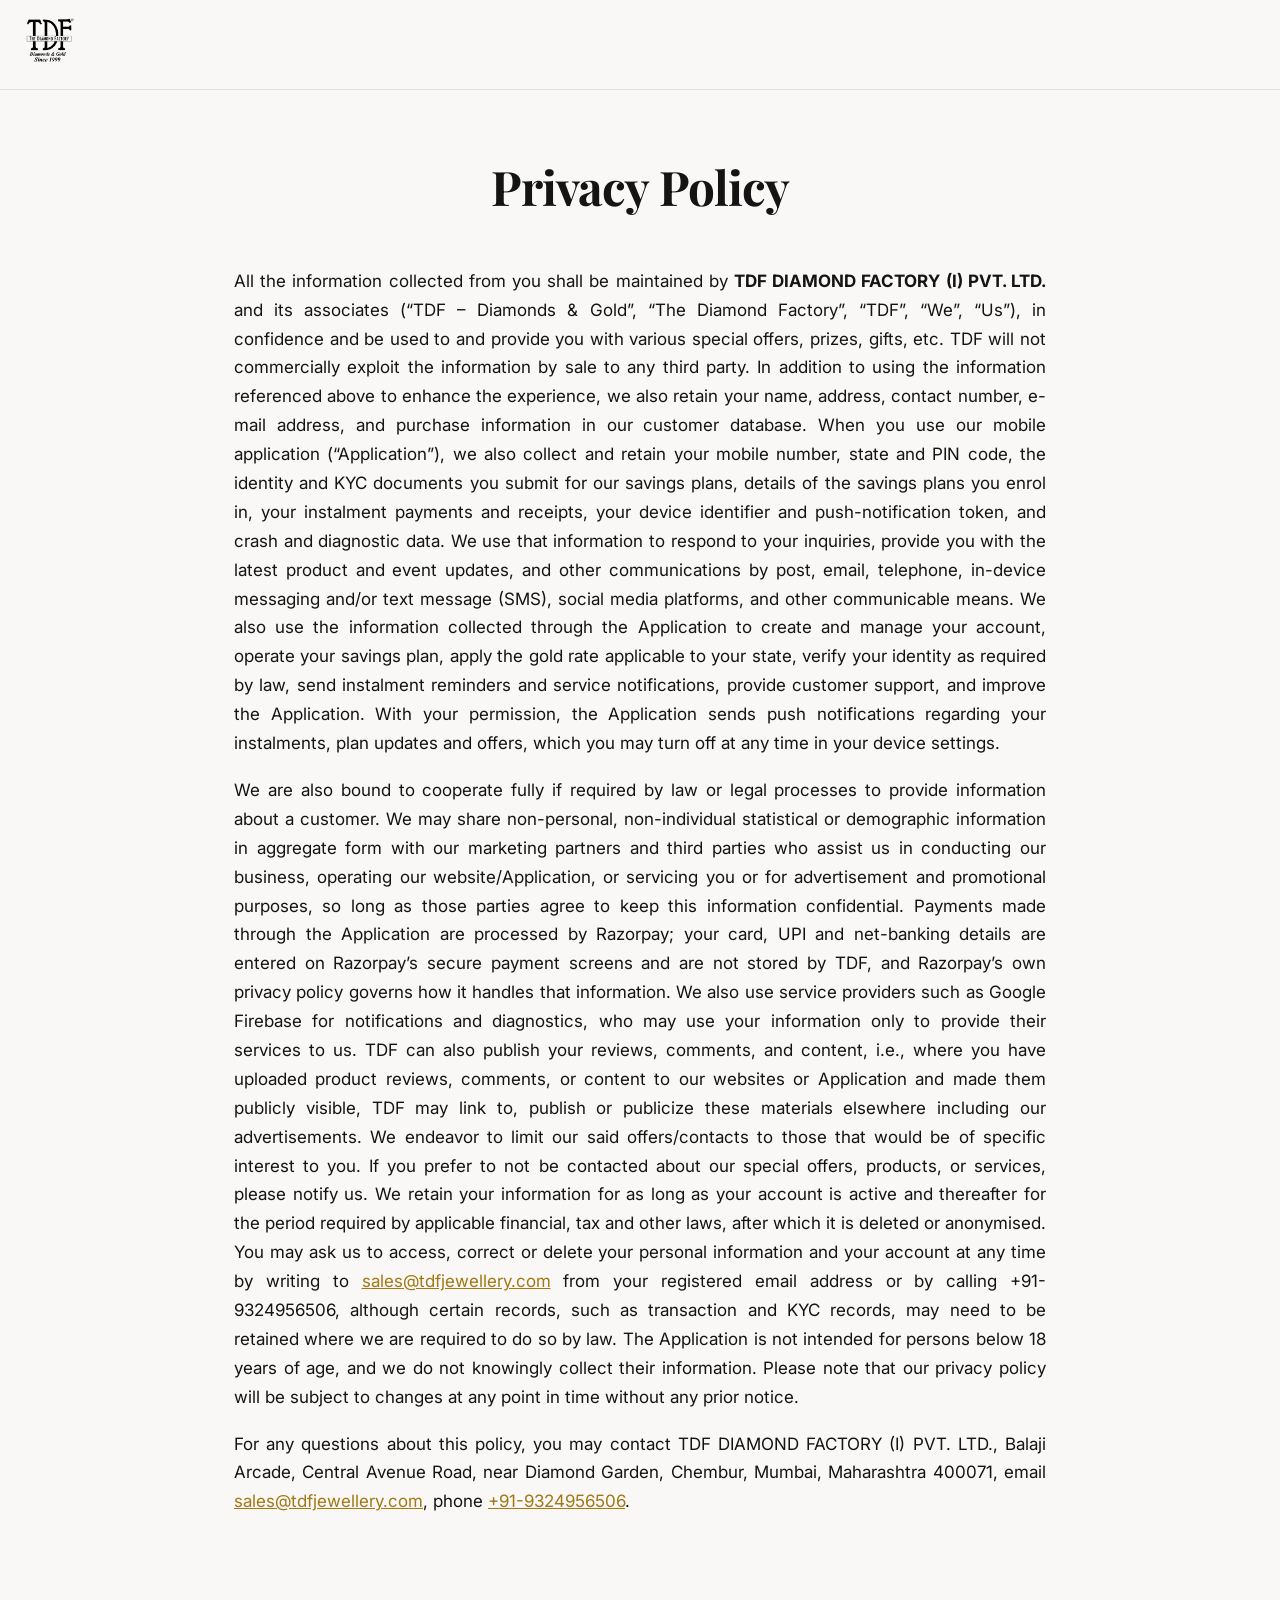
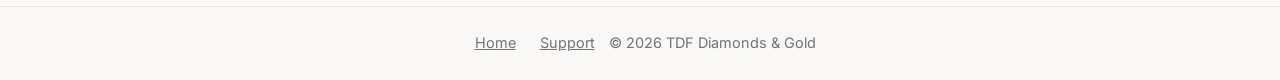
<file: privacy-policy.html>
<!DOCTYPE html>
<html lang="en">
<head>
<meta charset="utf-8">
<meta name="viewport" content="width=device-width, initial-scale=1">
<title>Privacy Policy - TDF Gold</title>
<meta name="description" content="Privacy Policy for the TDF Gold app and website, operated by TDF Diamond Factory (I) Pvt. Ltd.">
<link rel="icon" href="tdf-logo.png">
<link rel="preconnect" href="https://fonts.googleapis.com">
<link rel="preconnect" href="https://fonts.gstatic.com" crossorigin>
<link href="https://fonts.googleapis.com/css2?family=Inter:wght@400;500;600&family=Playfair+Display:wght@400;600;700&display=swap" rel="stylesheet">
<style>
:root{
  --app-bg:#F9F8F6; --app-fg:#141414; --muted-fg:#737373; --border:#E5E2DC;
  --gold:#DDAB2C; --gold-dark:#A17812;
  --serif:"Playfair Display",Georgia,serif; --sans:"Inter",system-ui,sans-serif;
}
*{box-sizing:border-box;margin:0;padding:0}
html{font-size:106.25%}
body{background:var(--app-bg);color:var(--app-fg);font-family:var(--sans);line-height:1.7;-webkit-font-smoothing:antialiased}
a{color:var(--gold-dark)}
header{border-bottom:1px solid var(--border);padding:14px 24px}
header a{display:inline-block}
header img{height:52px;width:auto;display:block;mix-blend-mode:multiply}
main{max-width:860px;margin:0 auto;padding:56px 24px 72px}
h1{font-family:var(--serif);font-weight:700;font-size:clamp(2rem,5vw,2.8rem);letter-spacing:-.02em;text-align:center;margin-bottom:40px}
p{margin-bottom:18px;text-align:justify}
#deletion{scroll-margin-top:20px}
footer{border-top:1px solid var(--border);padding:24px;text-align:center;font-size:.85rem;color:var(--muted-fg)}
footer a{margin:0 10px;color:inherit}
@media(max-width:560px){p{text-align:left}}
</style>
</head>
<body>
<header>
  <a href="index.html" aria-label="TDF - The Diamond Factory"><img src="tdf-logo.png" alt="TDF The Diamond Factory"></a>
</header>

<main>
  <h1>Privacy Policy</h1>

  <p>All the information collected from you shall be maintained by <strong>TDF DIAMOND FACTORY (I) PVT. LTD.</strong> and its associates (“TDF – Diamonds &amp; Gold”, “The Diamond Factory”, “TDF”, “We”, “Us”), in confidence and be used to and provide you with various special offers, prizes, gifts, etc. TDF will not commercially exploit the information by sale to any third party. In addition to using the information referenced above to enhance the experience, we also retain your name, address, contact number, e-mail address, and purchase information in our customer database. When you use our mobile application (“Application”), we also collect and retain your mobile number, state and PIN code, the identity and KYC documents you submit for our savings plans, details of the savings plans you enrol in, your instalment payments and receipts, your device identifier and push-notification token, and crash and diagnostic data. We use that information to respond to your inquiries, provide you with the latest product and event updates, and other communications by post, email, telephone, in-device messaging and/or text message (SMS), social media platforms, and other communicable means. We also use the information collected through the Application to create and manage your account, operate your savings plan, apply the gold rate applicable to your state, verify your identity as required by law, send instalment reminders and service notifications, provide customer support, and improve the Application. With your permission, the Application sends push notifications regarding your instalments, plan updates and offers, which you may turn off at any time in your device settings.</p>

  <p>We are also bound to cooperate fully if required by law or legal processes to provide information about a customer. We may share non-personal, non-individual statistical or demographic information in aggregate form with our marketing partners and third parties who assist us in conducting our business, operating our website/Application, or servicing you or for advertisement and promotional purposes, so long as those parties agree to keep this information confidential. Payments made through the Application are processed by Razorpay; your card, UPI and net-banking details are entered on Razorpay’s secure payment screens and are not stored by TDF, and Razorpay’s own privacy policy governs how it handles that information. We also use service providers such as Google Firebase for notifications and diagnostics, who may use your information only to provide their services to us. TDF can also publish your reviews, comments, and content, i.e., where you have uploaded product reviews, comments, or content to our websites or Application and made them publicly visible, TDF may link to, publish or publicize these materials elsewhere including our advertisements. We endeavor to limit our said offers/contacts to those that would be of specific interest to you. If you prefer to not be contacted about our special offers, products, or services, please notify us. We retain your information for as long as your account is active and thereafter for the period required by applicable financial, tax and other laws, after which it is deleted or anonymised. <span id="deletion">You may ask us to access, correct or delete your personal information and your account at any time by writing to <a href="mailto:sales@tdfjewellery.com">sales@tdfjewellery.com</a> from your registered email address or by calling +91-9324956506, although certain records, such as transaction and KYC records, may need to be retained where we are required to do so by law.</span> The Application is not intended for persons below 18 years of age, and we do not knowingly collect their information. Please note that our privacy policy will be subject to changes at any point in time without any prior notice.</p>

  <p>For any questions about this policy, you may contact TDF DIAMOND FACTORY (I) PVT. LTD., Balaji Arcade, Central Avenue Road, near Diamond Garden, Chembur, Mumbai, Maharashtra 400071, email <a href="mailto:sales@tdfjewellery.com">sales@tdfjewellery.com</a>, phone <a href="tel:+919324956506">+91-9324956506</a>.</p>
</main>

<footer>
  <a href="index.html">Home</a>
  <a href="mailto:sales@tdfjewellery.com">Support</a>
  <span>&copy; <span class="yr">2026</span> TDF Diamonds &amp; Gold</span>
</footer>
<script>document.querySelectorAll(".yr").forEach(function(e){e.textContent=new Date().getFullYear()})</script>
</body>
</html>
</file>
